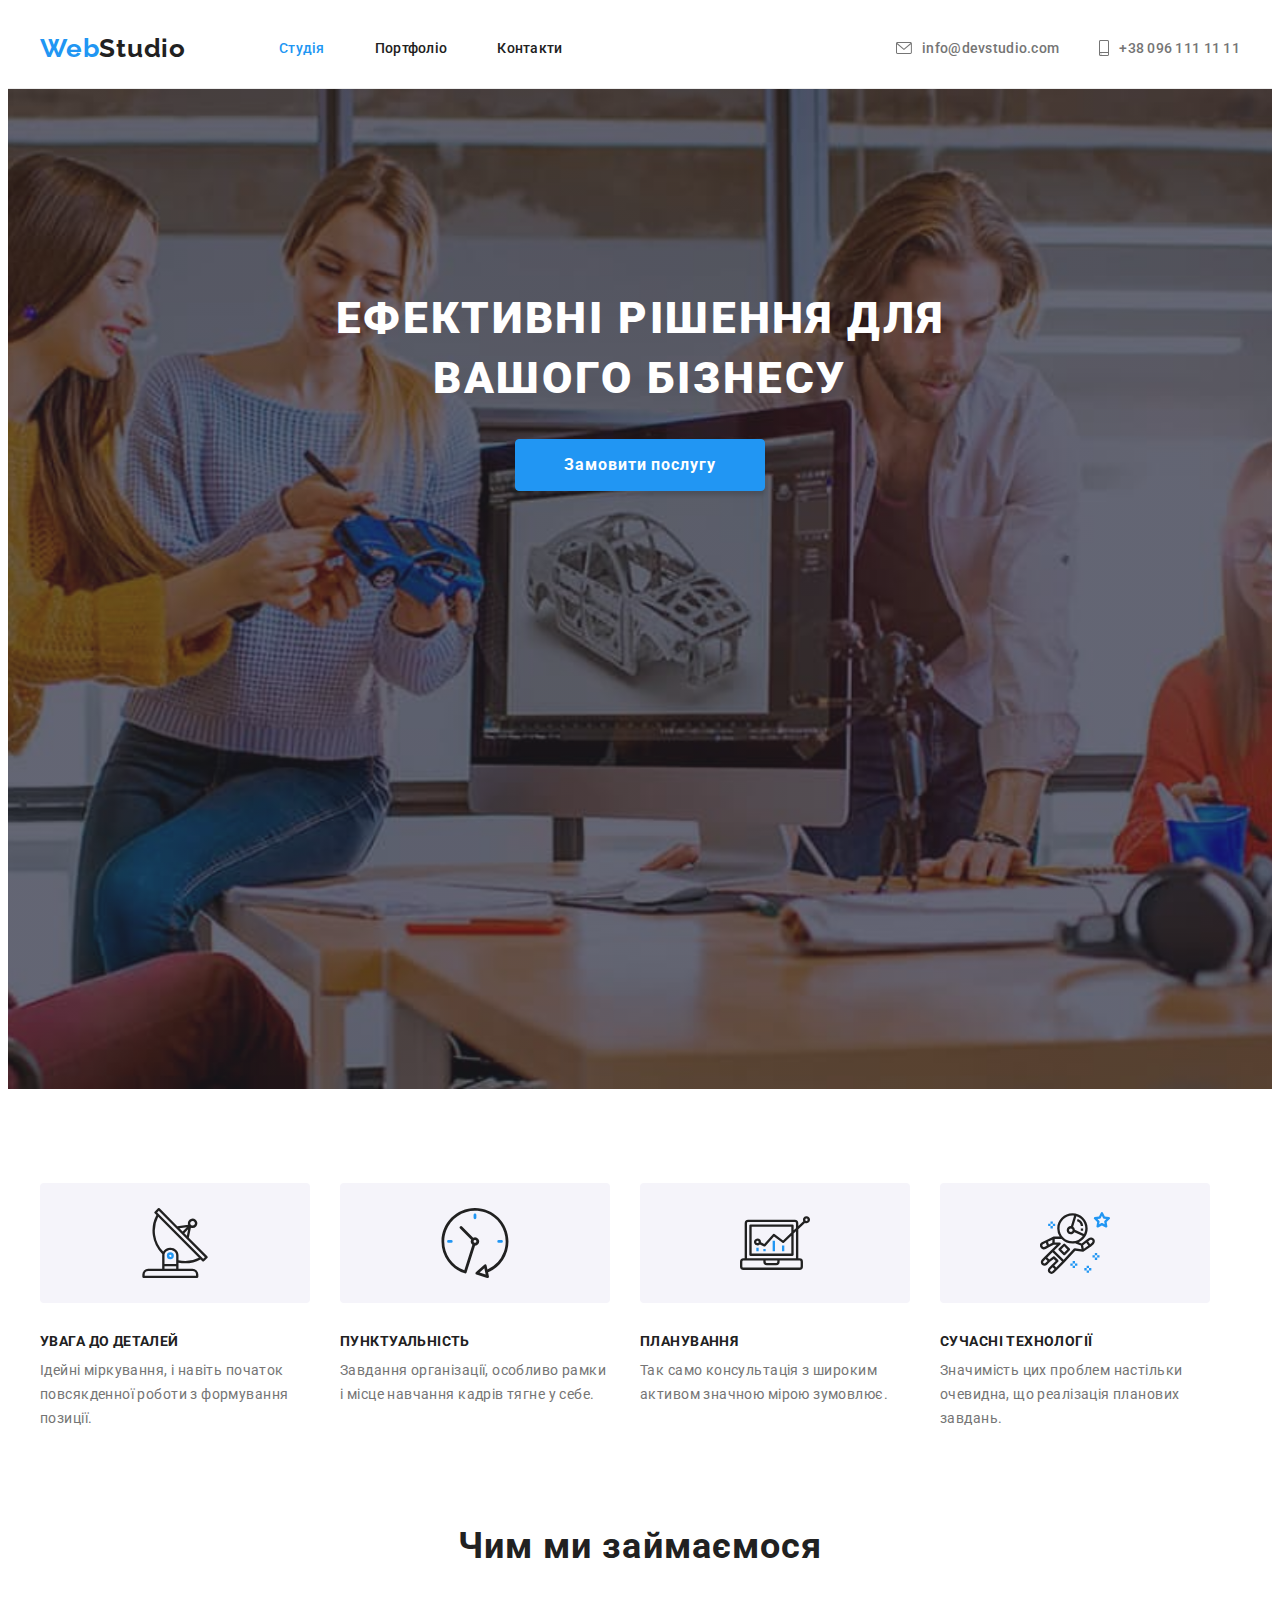
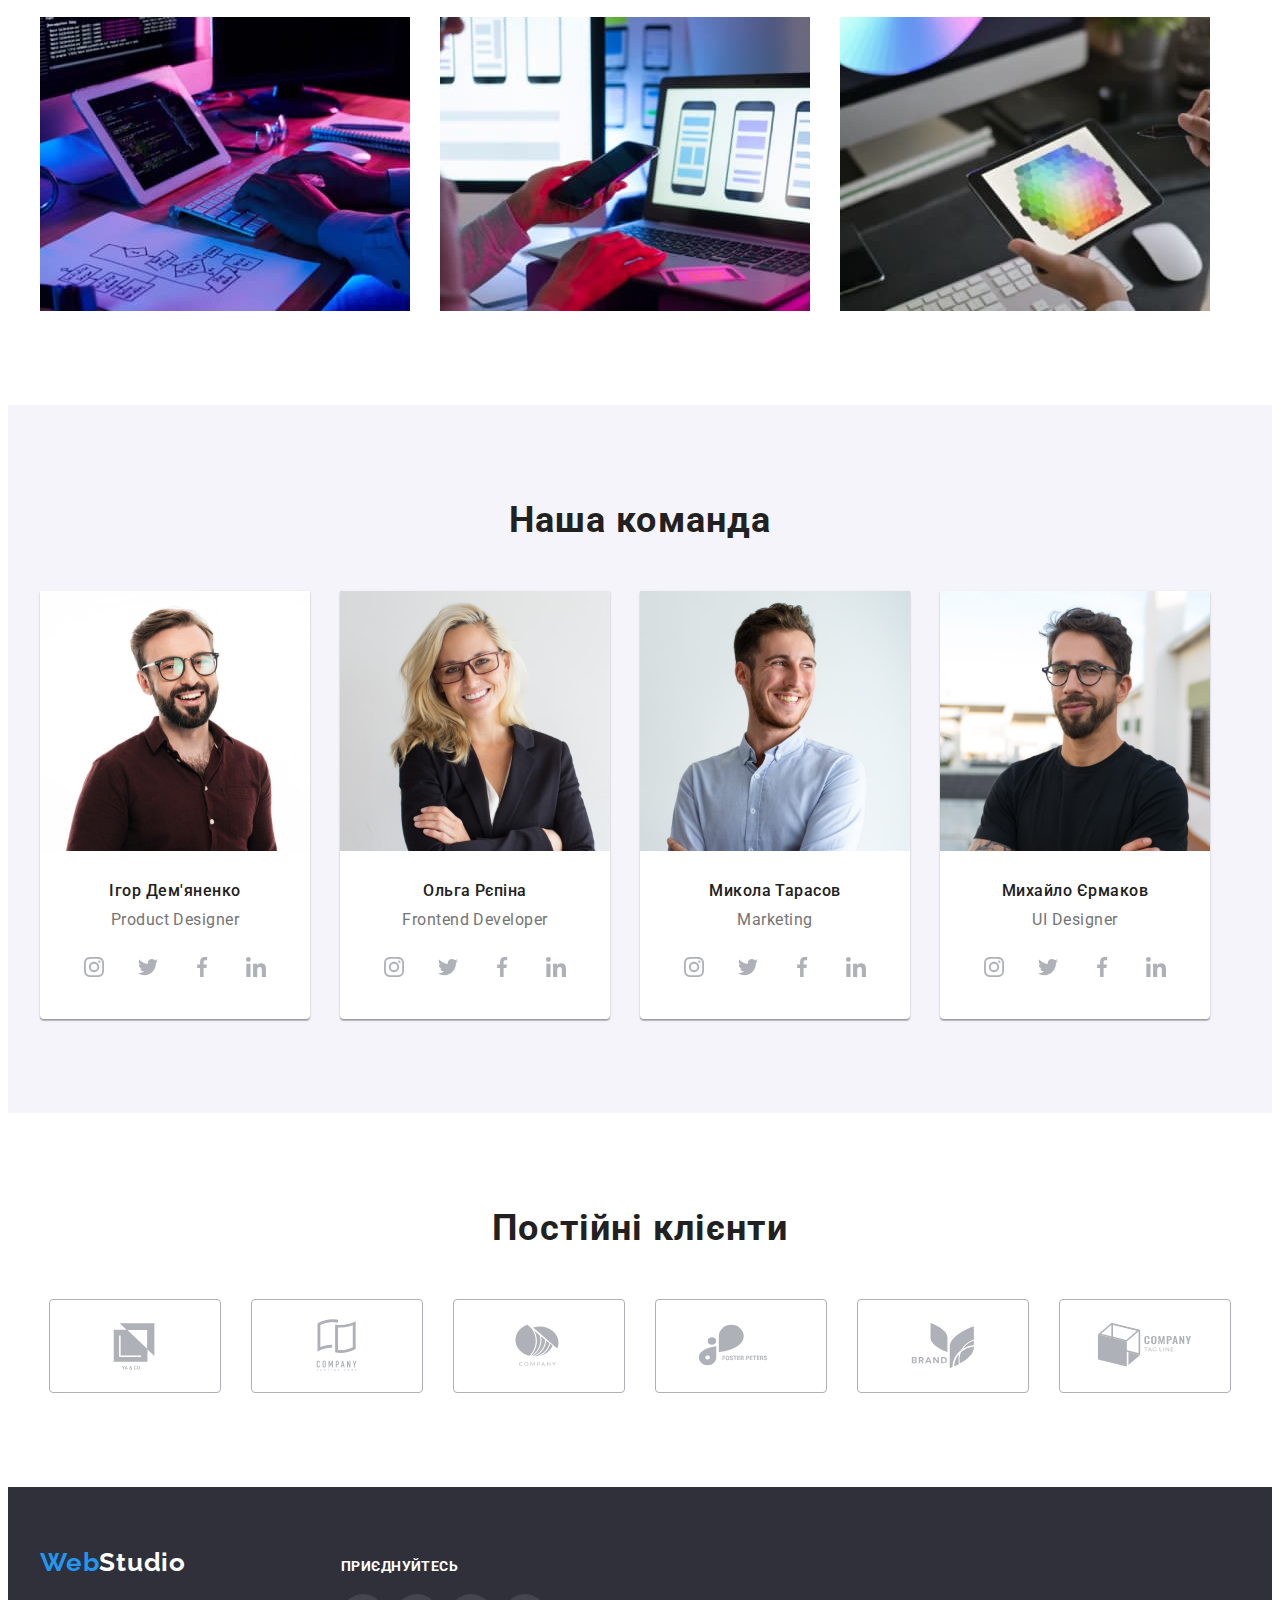
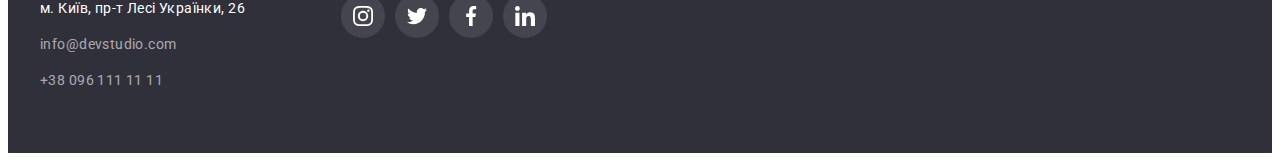
<file: index.html>
<!DOCTYPE html>
<html lang="uk">
  <head>
    <meta charset="UTF-8" />
    <meta name="viewport" content="width=device-width, initial-scale=1.0" />
    <title>Document</title>
    <link rel="preconnect" href="https://fonts.googleapis.com" />
    <link rel="preconnect" href="https://fonts.gstatic.com" crossorigin />
    <link
      href="https://fonts.googleapis.com/css2?family=Raleway:wght@700&family=Roboto:wght@400;500;700;900&display=swap"
      rel="stylesheet"
    />
    <link
      rel="stylesheet"
      href="https://cdnjs.cloudflare.com/ajax/libs/modern-normalize/2.0.0/modern-normalize.min.css"
      integrity="sha512-4xo8blKMVCiXpTaLzQSLSw3KFOVPWhm/TRtuPVc4WG6kUgjH6J03IBuG7JZPkcWMxJ5huwaBpOpnwYElP/m6wg=="
      crossorigin="anonymous"
      referrerpolicy="no-referrer"
    />
    <link rel="stylesheet" href="./css/styles.css" />
  </head>
  <body>
    <header class="header">
      <div class="container header-container">
        <a href="" class="logo" lang="en"
          >Web<span class="txt-black">Studio</span></a
        >
        <nav>
          <ul class="list navigation-list">
            <li class="navigation-item">
              <a class="link-nav link link-current" href="./index.html"
                >Студія</a
              >
            </li>
            <li class="navigation-item">
              <a class="link-nav link" href="./portfolio.html">Портфоліо</a>
            </li>
            <li class="navigation-item">
              <a class="link-nav link" href="">Контакти</a>
            </li>
          </ul>
        </nav>
        <ul class="list navigation-group">
          <li class="navigation-group-item">
            <a class="link-tel" href="mailto:info@devstudio.com">
              <svg class="navigation-icon" width="16" height="12">
                <use href="./images/sprite.svg#icon-envelope"></use>
              </svg>
              info@devstudio.com</a
            >
          </li>
          <li class="navigation-group-item">
            <a class="link-tel" href="tel:+380961111111">
              <svg class="navigation-icon" width="10" height="16">
                <use href="./images/sprite.svg#icon-smartphone"></use>
              </svg>
              +38 096 111 11 11</a
            >
          </li>
        </ul>
      </div>
    </header>
    <main>
      <section class="hero-section">
        <div class="hero-container">
          <h1 class="hero-title">ефективні рішення для вашого бізнесу</h1>
          <button class="btn-hero" type="button">Замовити послугу</button>
        </div>
      </section>
      <section class="peculiarities-section">
        <div class="container">
          <h2 hidden class="visually-hidden">Особливості</h2>
          <ul class="list peculiarities">
            <li class="peculiarities-item">
              <div class="peculiarities-box">            
                <svg class="peculiarities-icon" width="70" height="70">
                <use href="./images/sprite.svg#icon-antenna"></use>
              </svg>
              </div>
              <h3 class="subtitle">УВАГА ДО ДЕТАЛЕЙ</h3>
              <p class="text">
                Ідейні міркування, і навіть початок повсякденної роботи з
                формування позиції.
              </p>
            </li>
            <li class="peculiarities-item">
              <div class="peculiarities-box">
                <svg class="peculiarities-icon" width="70" height="70">
                <use href="./images/sprite.svg#icon-clock"></use>
              </svg>
              </div>
              <h3 class="subtitle">ПУНКТУАЛЬНІСТЬ</h3>
              <p class="text">
                Завдання організації, особливо рамки і місце навчання кадрів
                тягне у себе.
              </p>
            </li>
            <li class="peculiarities-item">
              <div class="peculiarities-box">
                <svg class="peculiarities-icon" width="70" height="70">
                <use href="./images/sprite.svg#icon-diagram"></use>
                </svg>
              </div>
              <h3 class="subtitle">ПЛАНУВАННЯ</h3>
              <p class="text">
                Так само консультація з широким активом значною мірою зумовлює.
              </p>
            </li>
            <li class="peculiarities-item">
              <div class="peculiarities-box">
                <svg class="peculiarities-icon" width="70" height="70">
                <use href="./images/sprite.svg#icon-astronaut"></use>
                </svg>
              </div>
              <h3 class="subtitle">СУЧАСНІ ТЕХНОЛОГІЇ</h3>
              <p class="text">
                Значимість цих проблем настільки очевидна, що реалізація
                планових завдань.
              </p>
            </li>
          </ul>
        </div>
      </section>
      <section class="work-section">
        <div class="container">
          <h2 class="title title-work">Чим ми займаємося</h2>
          <ul class="list list-work">
            <li class="work-item">
              <img
                src="./images/gallery-1.jpg"
                alt="галерея"
                width="370"
                height="294"
              />
            </li>
            <li class="work-item">
              <img
                src="./images/gallery-2.jpg"
                alt="галерея"
                width="370"
                height="294"
              />
            </li>
            <li class="work-item">
              <img
                src="./images/gallery-3.jpg"
                alt="галерея"
                width="370"
                height="294"
              />
            </li>
          </ul>
        </div>
      </section>
      <section class="our-team-section">
        <div class="container">
          <h2 class="title title-our-team">Наша команда</h2>
          <ul class="list list-our-team">
            <li class="our-team-item">
              <img
                src="./images/team-card-1.jpg"
                alt="наша команда"
                width="270"
                height="260"
              />
              <div class="box-our-team">
                <h3 class="subtitle-img">Ігор Дем'яненко</h3>
                <p class="text-img" lang="en">Product Designer</p>
                <ul class="social-list list">
                  <li class="social-item">
                    <a
                      class="social-link link"
                      href="https://www.instagram.com"
                      target="_blank"
                      rel="noopener noreferrer"
                      aria-label="іконка інстаграм"
                    >
                      <svg class="social-icon" width="20" height="20">
                        <use href="./images/sprite.svg#icon-instagram"></use>
                      </svg>
                    </a>
                  </li>
                  <li class="social-item">
                    <a
                      class="social-link link"
                      href="https://twitter.com"
                      target="_blank"
                      rel="noopener noreferrer"
                      aria-label="іконка твітер"
                    >
                      <svg class="social-icon" width="20" height="20">
                        <use href="./images/sprite.svg#icon-twitter"></use>
                      </svg>
                    </a>
                  </li>
                  <li class="social-item">
                    <a
                      class="social-link link"
                      href="https://www.facebook.com"
                      target="_blank"
                      rel="noopener noreferrer"
                      aria-label="іконка фейсбук"
                    >
                      <svg class="social-icon" width="20" height="20">
                        <use href="./images/sprite.svg#icon-facebook"></use>
                      </svg>
                    </a>
                  </li>
                  <li class="social-item">
                    <a
                      class="social-link link"
                      href="https://ua.linkedin.com"
                      target="_blank"
                      rel="noopener noreferrer"
                      aria-label="іконка лінкедін"
                    >
                      <svg class="social-icon" width="20" height="20">
                        <use href="./images/sprite.svg#icon-linkedin"></use>
                      </svg>
                    </a>
                  </li>
                </ul>
              </div>
            </li>
            <li class="our-team-item">
              <img
                src="./images/team-card-2.jpg"
                alt="наша команда"
                width="270"
                height="260"
              />
              <div class="box-our-team">
                <h3 class="subtitle-img">Ольга Рєпіна</h3>
                <p class="text-img" lang="en">Frontend Developer</p>
                <ul class="social-list list">
                  <li class="social-item">
                    <a
                      class="social-link link"
                      href="https://www.instagram.com"
                      target="_blank"
                      rel="noopener noreferrer"
                      aria-label="іконка інстаграм"
                    >
                      <svg class="social-icon" width="20" height="20">
                        <use href="./images/sprite.svg#icon-instagram"></use>
                      </svg>
                    </a>
                  </li>
                  <li class="social-item">
                    <a
                      class="social-link link"
                      href="https://twitter.com"
                      target="_blank"
                      rel="noopener noreferrer"
                      aria-label="іконка твітер"
                    >
                      <svg class="social-icon" width="20" height="20">
                        <use href="./images/sprite.svg#icon-twitter"></use>
                      </svg>
                    </a>
                  </li>
                  <li class="social-item">
                    <a
                      class="social-link link"
                      href="https://www.facebook.com"
                      target="_blank"
                      rel="noopener noreferrer"
                      aria-label="іконка фейсбук"
                    >
                      <svg class="social-icon" width="20" height="20">
                        <use href="./images/sprite.svg#icon-facebook"></use>
                      </svg>
                    </a>
                  </li>
                  <li class="social-item">
                    <a
                      class="social-link link"
                      href="https://ua.linkedin.com"
                      target="_blank"
                      rel="noopener noreferrer"
                      aria-label="іконка лінкедін"
                    >
                      <svg class="social-icon" width="20" height="20">
                        <use href="./images/sprite.svg#icon-linkedin"></use>
                      </svg>
                    </a>
                  </li>
                </ul>
              </div>
            </li>
            <li class="our-team-item">
              <img
                src="./images/team-card-3.jpg"
                alt="наша команда"
                width="270"
                height="260"
              />
              <div class="box-our-team">
                <h3 class="subtitle-img">Микола Тарасов</h3>
                <p class="text-img" lang="en">Marketing</p>
                <ul class="social-list list">
                  <li class="social-item">
                    <a
                      class="social-link link"
                      href="https://www.instagram.com"
                      target="_blank"
                      rel="noopener noreferrer"
                      aria-label="іконка інстаграм"
                    >
                      <svg class="social-icon" width="20" height="20">
                        <use href="./images/sprite.svg#icon-instagram"></use>
                      </svg>
                    </a>
                  </li>
                  <li class="social-item">
                    <a
                      class="social-link link"
                      href="https://twitter.com"
                      target="_blank"
                      rel="noopener noreferrer"
                      aria-label="іконка твітер"
                    >
                      <svg class="social-icon" width="20" height="20">
                        <use href="./images/sprite.svg#icon-twitter"></use>
                      </svg>
                    </a>
                  </li>
                  <li class="social-item">
                    <a
                      class="social-link link"
                      href="https://www.facebook.com"
                      target="_blank"
                      rel="noopener noreferrer"
                      aria-label="іконка фейсбук"
                    >
                      <svg class="social-icon" width="20" height="20">
                        <use href="./images/sprite.svg#icon-facebook"></use>
                      </svg>
                    </a>
                  </li>
                  <li class="social-item">
                    <a
                      class="social-link link"
                      href="https://ua.linkedin.com"
                      target="_blank"
                      rel="noopener noreferrer"
                      aria-label="іконка лінкедін"
                    >
                      <svg class="social-icon" width="20" height="20">
                        <use href="./images/sprite.svg#icon-linkedin"></use>
                      </svg>
                    </a>
                  </li>
                </ul>
              </div>
            </li>
            <li class="our-team-item">
              <img
                src="./images/team-card-4.jpg"
                alt="наша команда"
                width="270"
                height="260"
              />
              <div class="box-our-team">
                <h3 class="subtitle-img">Михайло Єрмаков</h3>
                <p class="text-img" lang="en">UI Designer</p>
                <ul class="social-list list">
                  <li class="social-item">
                    <a
                      class="social-link link"
                      href="https://www.instagram.com"
                      target="_blank"
                      rel="noopener noreferrer"
                      aria-label="іконка інстаграм"
                    >
                      <svg class="social-icon" width="20" height="20">
                        <use href="./images/sprite.svg#icon-instagram"></use>
                      </svg>
                    </a>
                  </li>
                  <li class="social-item">
                    <a
                      class="social-link link"
                      href="https://twitter.com"
                      target="_blank"
                      rel="noopener noreferrer"
                      aria-label="іконка твітер"
                    >
                      <svg class="social-icon" width="20" height="20">
                        <use href="./images/sprite.svg#icon-twitter"></use>
                      </svg>
                    </a>
                  </li>
                  <li class="social-item">
                    <a
                      class="social-link link"
                      href="https://www.facebook.com"
                      target="_blank"
                      rel="noopener noreferrer"
                      aria-label="іконка фейсбук"
                    >
                      <svg class="social-icon" width="20" height="20">
                        <use href="./images/sprite.svg#icon-facebook"></use>
                      </svg>
                    </a>
                  </li>
                  <li class="social-item">
                    <a
                      class="social-link link"
                      href="https://ua.linkedin.com"
                      target="_blank"
                      rel="noopener noreferrer"
                      aria-label="іконка лінкедін"
                    >
                      <svg class="social-icon" width="20" height="20">
                        <use href="./images/sprite.svg#icon-linkedin"></use>
                      </svg>
                    </a>
                  </li>
                </ul>
              </div>
            </li>
          </ul>
        </div>
      </section>
      <section class="clients">
        <div class="container">
          <h2 class="title title-clients">Постійні клієнти</h2>
          <ul class="list list-clients">
            <li class="clients-item">
              <a
                class="clients-link link"
                href=""
                target="_blank"
                rel="noopener noreferrer"
              >
                <svg class="clients-icon" width="106" height="60">
                  <use href="./images/sprite.svg#icon-client-1"></use>
                </svg>
              </a>
            </li>
            <li class="clients-item">
              <a
                class="clients-link link"
                href=""
                target="_blank"
                rel="noopener noreferrer"
              >
                <svg class="clients-icon" width="106" height="60">
                  <use href="./images/sprite.svg#icon-client-2"></use>
                </svg>
              </a>
            </li>
            <li class="clients-item">
              <a
                class="clients-link link"
                href=""
                target="_blank"
                rel="noopener noreferrer"
              >
                <svg class="clients-icon" width="106" height="60">
                  <use href="./images/sprite.svg#icon-client-3"></use>
                </svg>
              </a>
            </li>
            <li class="clients-item">
              <a
                class="clients-link link"
                href=""
                target="_blank"
                rel="noopener noreferrer"
              >
                <svg class="clients-icon" width="106" height="60">
                  <use href="./images/sprite.svg#icon-client-4"></use>
                </svg>
              </a>
            </li>
            <li class="clients-item">
              <a
                class="clients-link link"
                href=""
                target="_blank"
                rel="noopener noreferrer"
              >
                <svg class="clients-icon" width="106" height="60">
                  <use href="./images/sprite.svg#icon-client-5"></use>
                </svg>
              </a>
            </li>
            <li class="clients-item">
              <a
                class="clients-link link"
                href=""
                target="_blank"
                rel="noopener noreferrer"
              >
                <svg class="clients-icon" width="106" height="60">
                  <use href="./images/sprite.svg#icon-client-6"></use>
                </svg>
              </a>
            </li>
          </ul>
        </div>
      </section>
    </main>
    <footer class="bottom">
      <div class="end-container">
        <div class="footer-container">
        <a class="logo logo-footer" href="" lang="en"
          >Web<span class="txt-white">Studio</span></a
        >
        <address>
          <ul class="list footer-list">
            <li class="footer-item">
              <a
                class="link-footer"
                href="https://goo.gl/maps/NaW1mxKF8MjCK2XS7"
                target="_blank"
                rel="noopener noreferrer"
              >
                м. Київ, пр-т Лесі Українки, 26</a
              >
            </li>
            <li class="footer-item">
              <a
                class="link-footer link-contacts"
                href="mailto:info@devstudio.com"
                >info@devstudio.com</a
              >
            </li>
            <li class="footer-item">
              <a class="link-footer link-contacts" href="tel+380961111111"
                >+38 096 111 11 11</a
              >
            </li>
          </ul>
        </address>
      </div>
      <div class="footer-box">
        <p class="footer-text">ПРИЄДНУЙТЕСЬ</p>
        <ul class="footer-social-list list">
          <li class="footer-social-item">
            <a
              class="footer-social-link link"
              href="https://www.instagram.com"
              target="_blank"
              rel="noopener noreferrer"
              aria-label="іконка інстаграм"
            >
              <svg class="footer-social-icon" width="20" height="20">
                <use href="./images/sprite.svg#icon-instagram"></use></svg
            ></a>
          </li>
          <li class="footer-social-item">
            <a
              class="footer-social-link link"
              href="https://twitter.com"
              target="_blank"
              rel="noopener noreferrer"
              aria-label="іконка твітер"
            >
              <svg class="footer-social-icon" width="20" height="20">
                <use href="./images/sprite.svg#icon-twitter"></use></svg
            ></a>
          </li>
          <li class="footer-social-item">
            <a
              class="footer-social-link link"
              href="https://www.facebook.com"
              target="_blank"
              rel="noopener noreferrer"
              aria-label="іконка фейсбук"
            >
              <svg class="footer-social-icon" width="20" height="20">
                <use href="./images/sprite.svg#icon-facebook"></use>
              </svg>
            </a>
          </li>
          <li class="footer-social-item">
            <a
              class="footer-social-link link"
              href="https://ua.linkedin.com"
              target="_blank"
              rel="noopener noreferrer"
              aria-label="іконка лінкедін"
            >
              <svg class="footer-social-icon" width="20" height="20">
                <use href="./images/sprite.svg#icon-linkedin"></use>
              </svg>
            </a>
          </li>
      </div>
    </div>
    </footer>
  </body>
</html>
</file>
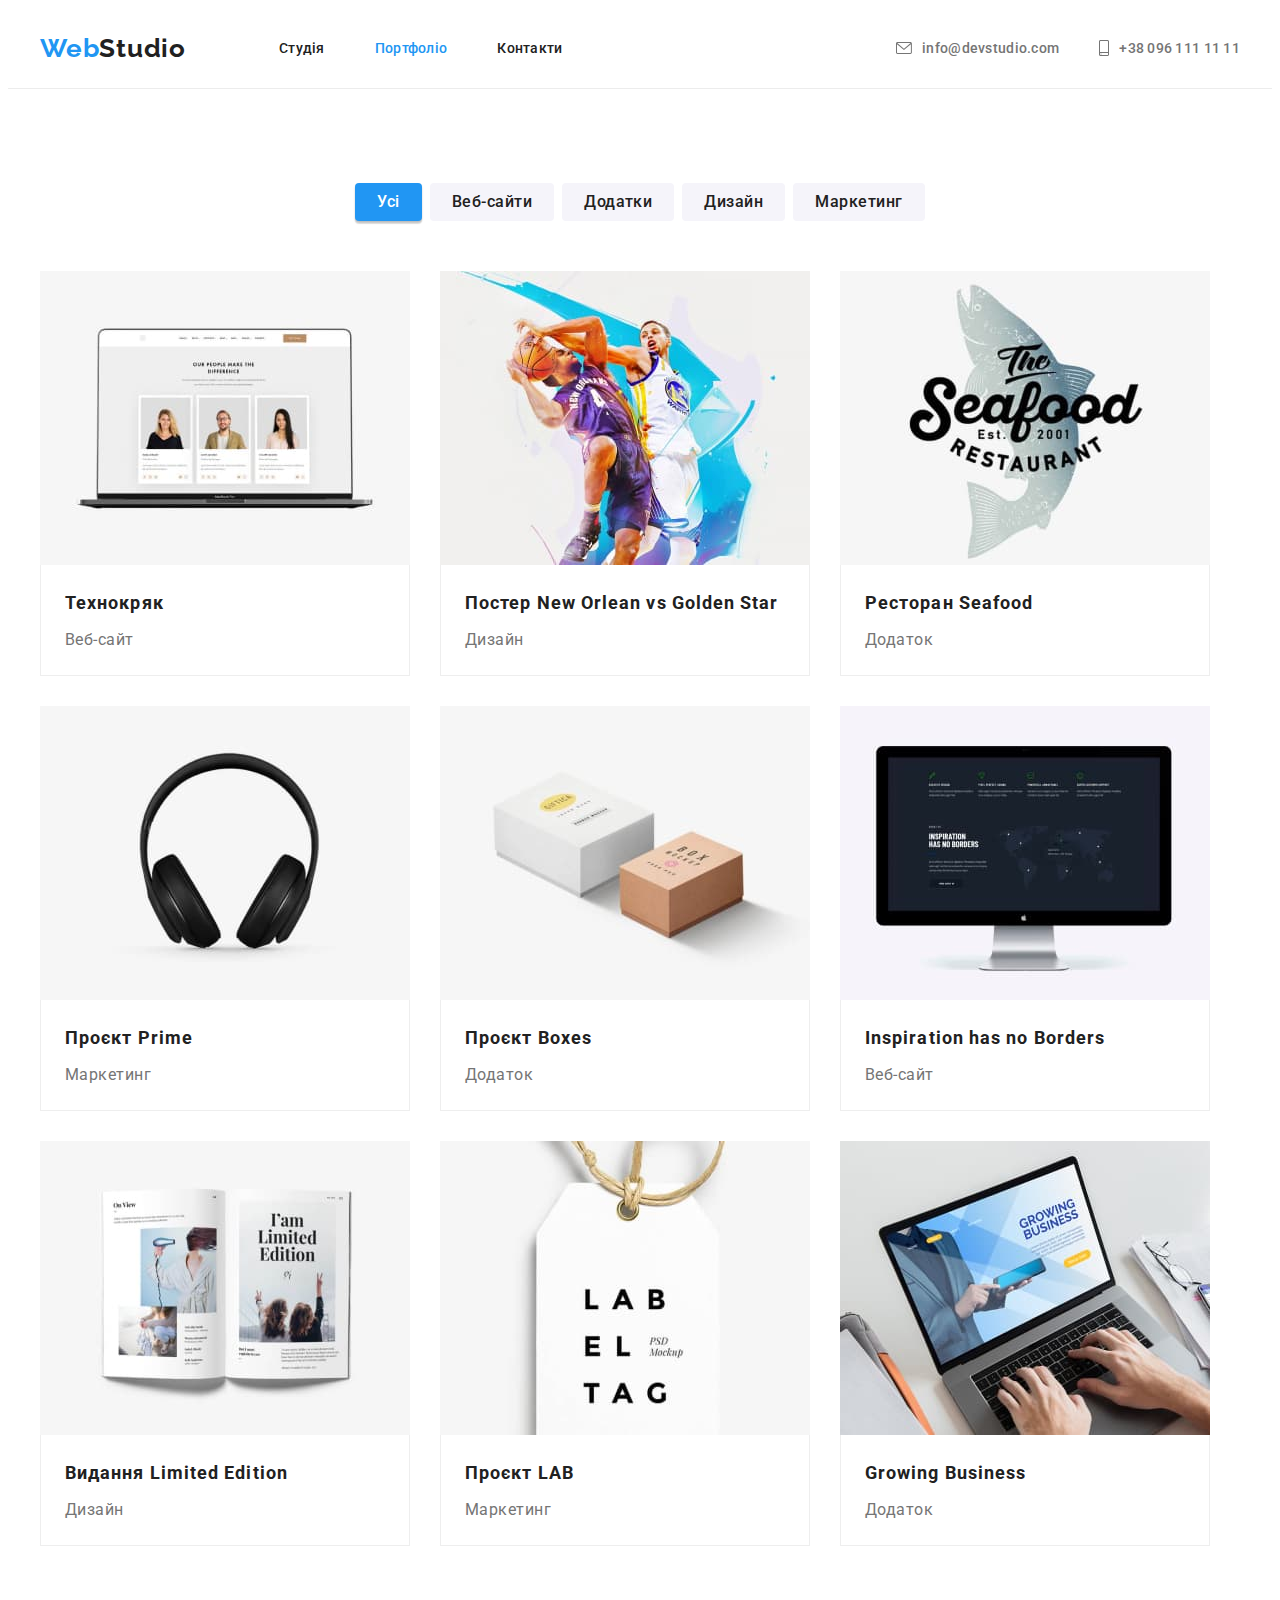
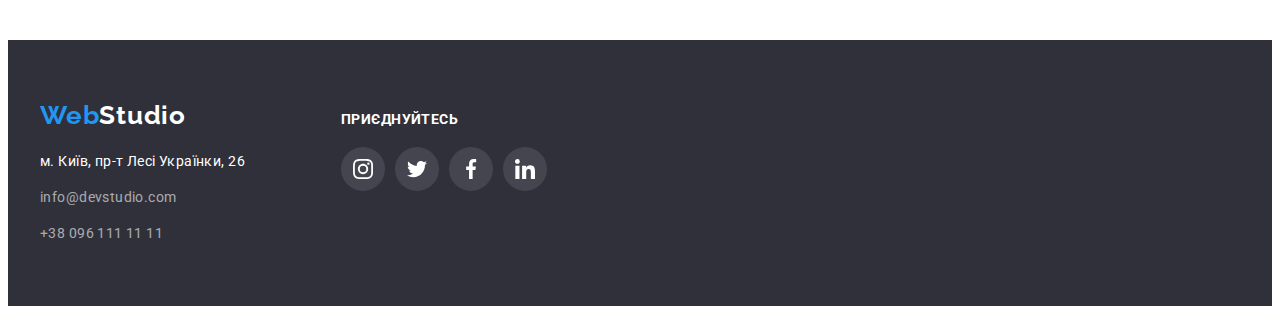
<file: portfolio.html>
<!DOCTYPE html>
<html lang="uk">
  <head>
    <meta charset="UTF-8" />
    <meta name="viewport" content="width=device-width, initial-scale=1.0" />
    <title>Document</title>
    <link rel="preconnect" href="https://fonts.googleapis.com" />
    <link rel="preconnect" href="https://fonts.gstatic.com" crossorigin />
    <link
      href="https://fonts.googleapis.com/css2?family=Raleway:wght@700&family=Roboto:wght@400;500;700;900&display=swap"
      rel="stylesheet"
    />
    <link
      rel="stylesheet"
      href="https://cdnjs.cloudflare.com/ajax/libs/modern-normalize/2.0.0/modern-normalize.min.css"
      integrity="sha512-4xo8blKMVCiXpTaLzQSLSw3KFOVPWhm/TRtuPVc4WG6kUgjH6J03IBuG7JZPkcWMxJ5huwaBpOpnwYElP/m6wg=="
      crossorigin="anonymous"
      referrerpolicy="no-referrer"
    />
    <link rel="stylesheet" href="./css/styles.css" />
  </head>
  <body>
    <header class="header">
      <div class="container header-container">
        <a href="" class="logo" lang="en"
          >Web<span class="txt-black">Studio</span></a
        >
        <nav>
          <ul class="list navigation-list">
            <li class="navigation-item">
              <a class="link-nav link" href="./index.html">Студія</a>
            </li>
            <li class="navigation-item">
              <a class="link-nav link link-current" href="./portfolio.html"
                >Портфоліо</a
              >
            </li>
            <li class="navigation-item">
              <a class="link-nav link" href="">Контакти</a>
            </li>
          </ul>
        </nav>
        <ul class="list navigation-group">
          <li class="navigation-group-item">
            <a class="link-tel" href="mailto:info@devstudio.com">
              <svg class="navigation-icon" width="16" height="12">
                <use href="./images/sprite.svg#icon-envelope"></use></svg
              >info@devstudio.com</a
            >
          </li>
          <li class="navigation-group-item">
            <a class="link-tel" href="tel:+380961111111">
              <svg class="navigation-icon" width="10" height="16">
                <use href="./images/sprite.svg#icon-smartphone"></use></svg
              >+38 096 111 11 11</a
            >
          </li>
        </ul>
      </div>
    </header>
    <main>
      <section class="portfolio">
        <div class="container">
          <ul class="list list-button">
            <li class="item">
              <button class="btn btn-current" type="button">Усі</button>
            </li>
            <li class="item">
              <button class="btn" type="button">Веб-сайти</button>
            </li>
            <li class="item">
              <button class="btn" type="button">Додатки</button>
            </li>
            <li class="item">
              <button class="btn" type="button">Дизайн</button>
            </li>
            <li class="item">
              <button class="btn" type="button">Маркетинг</button>
            </li>
          </ul>
          <h1 class="visually-hidden" hidden>Portfolio</h1>
          <ul class="list list-portfolio">
            <li class="item-portfolio">
              <a
                class="link-portfolio"
                href=""
                target="_blank"
                rel="noopener noreferrer"
              >
                <img
                  src="./images/portfolio-1.jpg"
                  alt="співробітники компанії"
                  width="370"
                />
                <div class="box-portfolio">
                  <h2 class="title-portfolio">Технокряк</h2>
                  <p class="text-portfolio">Веб-сайт</p>
                </div>
              </a>
            </li>
            <li class="item-portfolio">
              <a
                class="link-portfolio"
                href=""
                target="_blank"
                rel="noopener noreferrer"
              >
                <img
                  src="./images/portfolio-2.jpg"
                  alt="два чоловики грають в баскетбол"
                  width="370"
                />
                <div class="box-portfolio">
                  <h2 class="title-portfolio">
                    Постер New Orlean vs Golden Star
                  </h2>
                  <p class="text-portfolio">Дизайн</p>
                </div>
              </a>
            </li>
            <li class="item-portfolio">
              <a
                class="link-portfolio"
                href=""
                target="_blank"
                rel="noopener noreferrer"
              >
                <img
                  src="./images/portfolio-3.jpg"
                  alt="лого ресторану Seafood"
                  width="370"
                />
                <div class="box-portfolio">
                  <h2 class="title-portfolio">Ресторан Seafood</h2>
                  <p class="text-portfolio">Додаток</p>
                </div>
              </a>
            </li>
            <li class="item-portfolio">
              <a
                class="link-portfolio"
                href=""
                target="_blank"
                rel="noopener noreferrer"
              >
                <img
                  src="./images/portfolio-4.jpg"
                  alt="навушники"
                  width="370"
                />
                <div class="box-portfolio">
                  <h2 class="title-portfolio">Проєкт Prime</h2>
                  <p class="text-portfolio">Маркетинг</p>
                </div>
              </a>
            </li>
            <li class="item-portfolio">
              <a
                class="link-portfolio"
                href=""
                target="_blank"
                rel="noopener noreferrer"
              >
                <img
                  src="./images/portfolio-5.jpg"
                  alt="дві коробки"
                  width="370"
                />
                <div class="box-portfolio">
                  <h2 class="title-portfolio">Проєкт Boxes</h2>
                  <p class="text-portfolio">Додаток</p>
                </div>
              </a>
            </li>
            <li class="item-portfolio">
              <a
                class="link-portfolio"
                href=""
                target="_blank"
                rel="noopener noreferrer"
              >
                <img src="./images/portfolio-6.jpg" alt="монітор" width="370" />
                <div class="box-portfolio">
                  <h2 class="title-portfolio">Inspiration has no Borders</h2>
                  <p class="text-portfolio">Веб-сайт</p>
                </div>
              </a>
            </li>
            <li class="item-portfolio">
              <a
                class="link-portfolio"
                href=""
                target="_blank"
                rel="noopener noreferrer"
              >
                <img
                  src="./images/portfolio-7.jpg"
                  alt="розкрита книга"
                  width="370"
                />
                <div class="box-portfolio">
                  <h2 class="title-portfolio">Видання Limited Edition</h2>
                  <p class="text-portfolio">Дизайн</p>
                </div>
              </a>
            </li>
            <li class="item-portfolio">
              <a
                class="link-portfolio"
                href=""
                target="_blank"
                rel="noopener noreferrer"
              >
                <img src="./images/portfolio-8.jpg" alt="ярлик" width="370" />
                <div class="box-portfolio">
                  <h2 class="title-portfolio">Проєкт LAB</h2>
                  <p class="text-portfolio">Маркетинг</p>
                </div>
              </a>
            </li>
            <li class="item-portfolio">
              <a
                class="link-portfolio"
                href=""
                target="_blank"
                rel="noopener noreferrer"
              >
                <img
                  src="./images/portfolio-9.jpg"
                  alt="хлопець працює на ноутбуці"
                  width="370"
                />
                <div class="box-portfolio">
                  <h2 class="title-portfolio">Growing Business</h2>
                  <p class="text-portfolio">Додаток</p>
                </div>
              </a>
            </li>
          </ul>
        </div>
      </section>
    </main>
    <footer class="bottom">
      <div class="end-container">
        <div class="footer-container">
          <a class="logo logo-footer" href="" lang="en"
            >Web<span class="txt-white">Studio</span></a
          >
          <address>
            <ul class="list footer-list">
              <li class="footer-item">
                <a
                  class="link-footer"
                  href="https://goo.gl/maps/NaW1mxKF8MjCK2XS7"
                  target="_blank"
                  rel="noopener noreferrer"
                >
                  м. Київ, пр-т Лесі Українки, 26</a
                >
              </li>
              <li class="footer-item">
                <a
                  class="link-footer link-contacts"
                  href="mailto:info@devstudio.com"
                  >info@devstudio.com</a
                >
              </li>
              <li class="footer-item">
                <a class="link-footer link-contacts" href="tel:+380961111111"
                  >+38 096 111 11 11</a
                >
              </li>
            </ul>
          </address>
        </div>
        <div class="footer-box">
          <p class="footer-text">ПРИЄДНУЙТЕСЬ</p>
          <ul class="footer-social-list list">
            <li class="footer-social-item">
              <a
                class="footer-social-link link"
                href="https://www.instagram.com"
                target="_blank"
                rel="noopener noreferrer"
                aria-label="іконка інстаграм"
              >
                <svg class="footer-social-icon" width="20" height="20">
                  <use href="./images/sprite.svg#icon-instagram"></use></svg
              ></a>
            </li>
            <li class="footer-social-item">
              <a
                class="footer-social-link link"
                href="https://twitter.com"
                target="_blank"
                rel="noopener noreferrer"
                aria-label="іконка твітер"
              >
                <svg class="footer-social-icon" width="20" height="20">
                  <use href="./images/sprite.svg#icon-twitter"></use></svg
              ></a>
            </li>
            <li class="footer-social-item">
              <a
                class="footer-social-link link"
                href="https://www.facebook.com"
                target="_blank"
                rel="noopener noreferrer"
                aria-label="іконка фейсбук"
              >
                <svg class="footer-social-icon" width="20" height="20">
                  <use href="./images/sprite.svg#icon-facebook"></use>
                </svg>
              </a>
            </li>
            <li class="footer-social-item">
              <a
                class="footer-social-link link"
                href="https://ua.linkedin.com"
                target="_blank"
                rel="noopener noreferrer"
                aria-label="іконка лінкедін"
              >
                <svg class="footer-social-icon" width="20" height="20">
                  <use href="./images/sprite.svg#icon-linkedin"></use>
                </svg>
              </a>
            </li>
          </ul>
        </div>
      </div>
    </footer>
  </body>
</html>
</file>
<file: css/styles.css>
:root {
    --main-font:Roboto, sans-serif;
    --secondary-font:Raleway, sans-serif;
    --main-text-cl: #757575;
    --secondary-text-cl: #212121;
    --complementary-text-cl:#FFFFFF;
    --accent-cl:#2196F3;
    --icon-cl: #AFB1B8;
    --main-bg: #FFF;
    --secondary-bg:#2F303A;
    --accent-bg:#F5F4FA;
    --hero-bg:#C4C4C4;
    --button-bg:#2196F3;
}
body {
font-family: var(--main-font);
font-style: normal;
color: var(--main-text-cl);
background-color: var(--main-bg);
}
.container {
width: 1200px;
padding: 0 15px;
margin: 0 auto;
}
h1,h2,h3,h4,h5,h6,ul,p {
margin: 0;
padding: 0;
}
img {
display: block;
}
.header {
border-bottom: 1px solid #ECECEC;
}
.header-container{
display: flex;
align-items: center;
}
.logo {
font-family: var(--secondary-font);
font-size: 26px;
font-weight: 700;
line-height: normal;
letter-spacing: 0.78px;
color: var(--accent-cl);
text-decoration: none;
margin-right: 93px; 
}
.txt-black {
color: var(--secondary-text-cl);
}
.navigation-list {
display: flex;
align-items: center;
}
.navigation-item {
display: block;
margin-right: 50px;
}
.navigation-item:last-child {
margin-right: 0;
}
.list {
list-style: none;
}
.list .link {
color: var(--secondary-text-cl);
font-family: inherit;
font-size: 14px;
font-weight: 500;
line-height: normal;
letter-spacing: 0.28px;  
text-decoration: none;
}
.link-nav {
display: block;
}
.list .link:hover,
.list .link:focus {
color: var(--accent-cl);
}
.navigation-group {
display: flex;
align-items: center;
margin-left: auto;
}
.navigation-list {
display: flex;
padding-top: 32px;
padding-bottom: 32px;
}
.navigation-group-item {
display: flex; 
align-items: center;
margin-right: 0;
margin-left: 40px; 
} 
.navigation-group-item:first-child {
margin-left: 0; 
}    
.navigation-icon {
margin-right: 10px;
fill: currentColor;
}
.list .link-tel {
display: flex;
align-items: center;
padding-top: 32px;
padding-bottom: 32px;
color: var(--main-text-cl);
font-family: inherit;
font-size: 14px;
font-weight: 500;
line-height: normal;
letter-spacing: 0.28px;  
text-decoration: none;
}
.link-tel:hover,
.link-tel:focus {
color: var(--accent-cl);
}
.list .link-current {
color: var(--accent-cl);
font-family: inherit;
font-size: 14px;
font-weight: 500;
line-height: normal;
letter-spacing: 0.28px;
}
.hero-container {
max-width: 1600px;
height: 600px;
background-image: linear-gradient(to right, rgba(47, 48, 58, 0.40), rgba(47, 48, 58, 0.40)), url(../images/overlay.jpg);
background-size: cover;
background-repeat: no-repeat;
background-position: center;
background-color: var(--hero-bg);
text-align: center;
padding-top: 200px;
padding-bottom: 200px;
margin-left: auto;
margin-right: auto;
} 
.hero-title {
width: 696px;
color: var(--complementary-text-cl);
font-size: 44px;
font-weight: 900;
line-height: 1.36; /* 136.364% */
letter-spacing: 2.64px;
text-align: center;
text-transform: uppercase;
margin-left: auto;
margin-right: auto;
margin-bottom: 30px;
}
.btn-hero {
display: inline-block;
box-sizing: content-box;
box-shadow: 0px 4px 4px 0px rgba(0, 0, 0, 0.15);
width: 200px;
border: 1px solid var(--button-bg);
border-radius: 4px;
padding-top: 10px;
padding-right: 24px;
padding-bottom: 10px;
padding-left: 24px;
color: var(--complementary-text-cl);
background-color: var(--button-bg);
font-family: inherit;
text-align: center;
font-size: 16px;
font-weight: 700;
line-height: 1.88; /* 187.5% */    
letter-spacing: 0.96px;
cursor: pointer;
}
.peculiarities-section {
padding-top: 94px;
padding-bottom: 94px;
}
.visually-hidden {
position: absolute;
width: 1px;
height: 1px;
margin: -1px;
border: 0;
padding: 0;
white-space: nowrap;
clip-path: inset(100%);
clip: rect(0 0 0 0);
overflow: hidden;
}
.title {
color: var(--secondary-text-cl);
text-align: center;
font-size: 36px;
font-weight: 700;
line-height: normal;
letter-spacing: 1.08px;   
}
.peculiarities {
display:flex;
flex-direction: row;
}
.peculiarities>.peculiarities-item {
width: 270px;
margin-right: 30px;
}
.peculiarities-item:last-child {
margin-right: 0;
}
.peculiarities-box {
display:flex;
justify-content: center;
align-items: center;
width: 270px;
height: 120px;
background-color: var(--accent-bg);
border-radius: 4px;
margin-bottom: 30px;
}
.peculiarities-item>.subtitle {
margin-bottom: 10px;
color: var(--secondary-text-cl);
font-size: 14px;
font-weight: 700;
line-height: normal;
letter-spacing: 0.42px;
text-transform: uppercase;
}
.peculiarities-item>.text {
font-size: 14px;
line-height: 1.71; /* 171.429% */
letter-spacing: 0.42px;
}
.work-section {
padding-bottom: 94px;
}
.title-work {
margin-bottom: 50px;
}
.list-work {
display: flex;
flex-wrap: wrap;
}
.list-work>.work-item {
flex-basis: calc(100%/3 - 30px);
margin-right: 30px;
}
.work-item:last-child {
margin-right: 0;
}
.our-team-section {
padding-top: 94px;
padding-bottom: 94px;
background-color: var(--accent-bg);
}
.title-our-team {
margin-bottom: 50px;
}
.list-our-team {
display: flex;
flex-wrap: wrap;
}
.list-our-team>.our-team-item {
margin-right: 30px;
border-bottom-left-radius: 4px;
border-bottom-right-radius: 4px;
box-shadow: 0px 2px 1px 0px rgba(0, 0, 0, 0.20), 0px 1px 1px 0px rgba(0, 0, 0, 0.14), 0px 1px 3px 0px rgba(0, 0, 0, 0.12);
background-color: var(--main-bg);
}
.our-team-item:last-child {
margin-right: 0;
}
.box-our-team {
padding-top: 30px;
padding-bottom: 30px;
}
.subtitle-img {
margin-bottom: 10px;
color: var(--secondary-text-cl);
text-align: center;
font-size: 16px;
font-weight: 500;
line-height: normal;
letter-spacing: 0.48px;
}
.text-img {
text-align: center;
font-size: 16px;
line-height: normal;
letter-spacing: 0.48px;  
margin-bottom: 16px;  
}
.social-list {
display: flex;
justify-content: center;
align-items: center;
}
.social-link {
display: flex;
justify-content: center;
align-items: center; 
width: 44px;
height: 44px;
border-radius: 50%;
}
.social-item:not(:last-child) {
margin-right: 10px;
}
.social-icon {
fill: var(--icon-cl);
}
.social-link:hover .social-icon,
.social-link:focus .social-icon {
background-color: var(--accent-cl);
fill: var(--complementary-text-cl)
}
.social-link:hover,
.social-link:focus {
background-color: var(--accent-cl)
}
.clients {
padding-top: 94px;
padding-bottom: 94px;
}
.list-clients {
display: flex;
justify-content: center;
align-items: center;
}
.title-clients {
margin-bottom: 50px;
}
.clients-item:not(:last-child) {
margin-right: 30px;
}
.clients-link {
display: flex;
justify-content: center;
align-items: center;
width: 170px;
height: 92px;
border: 1px solid var(--icon-cl);
border-radius: 4px;
}
.clients-icon {
fill: var(--icon-cl);
}
.clients-link:hover .clients-icon,
.clients-link:focus .clients-icon {
fill: var(--accent-cl);
}
.clients-link:hover,
.clients-link:focus {
border: 1px solid var(--accent-cl);
}
.bottom {
background-color: var(--secondary-bg); 
padding-top: 60px;
padding-bottom: 60px;
}
.end-container {
width: 1200px;
padding: 0 15px;
margin: 0 auto;
display: flex;
align-items: baseline;
}
.footer-container {
display: flex;
flex-direction: column;
width: 231px;
margin-right: 70px;
}
.logo-footer {
margin-bottom: 20px;
}
.footer-list>.footer-item {
margin-bottom: 12px;
}
.footer-item:last-child {
margin-bottom: 0px;
}
.footer-item {
width: 231px;
}
.txt-white {
color: var(--complementary-text-cl);
}
.list .link-footer {
color: var(--complementary-text-cl);
font-family: inherit;
font-style: normal;
font-size: 14px;
font-weight: 400;
line-height: 1.71; /* 171.429% */
letter-spacing: 0.42px;
text-decoration: none;
}
.link-footer:hover,
.link-footer:focus {
color: var(--accent-cl);
}
.list .link-contacts {
color: rgba(255, 255, 255, 0.60);
}
.link-contacts:hover,
.link-contacts:focus {
color: var(--accent-cl);
}
.footer-box {
display: inline-block;
width: 206px;
height: 80px;
margin-left: 0;
}
.footer-social-list {
display: flex;
justify-content: center;
align-items: center; 
}
.footer-text {
font-family: inherit;
font-size: 14px;
font-style: normal;
font-weight: 700;
line-height: normal;
letter-spacing: 0.42px;
color: var(--complementary-text-cl);
margin-bottom: 20px;
}
.footer-social-item:not(:last-child) {
margin-right: 10px;
}
.footer-social-link {
display: flex;
justify-content: center;
align-items: center;
width: 44px;
height: 44px;
background-color: rgba(255, 255, 255, 0.10);
border-radius: 50%;
}
.footer-social-icon {
fill: var(--main-bg);
}
.footer-social-link:hover,
.footer-social-link:focus {
background-color: var(--accent-cl);
}
.portfolio {
padding-top: 94px;
padding-bottom: 94px;
}
.portfolio .list-button {
display: flex;
align-items: center;
justify-content: center;
}
.portfolio .item {
margin-right: 8px;
}
.portfolio .item:last-child {
margin-right: 0;
}
.list-button {
margin-bottom: 50px;
}
.btn {
padding: 6px 22px;
border: none;
border-radius: 4px;
color: var(--secondary-text-cl);
background-color: var(--accent-bg);
text-align: center; 
font-family: inherit;
font-size: 16px;
font-style: normal; 
font-weight: 500;
line-height: 1.63; /* 162.5% */
letter-spacing: 0.48px;
border: none;
cursor: pointer;
}
.btn-current {
color: var(--complementary-text-cl);
background-color: var(--button-bg);
border: none;
box-shadow: 0px 2px 2px 0px rgba(0, 0, 0, 0.12), 0px 1px 2px 0px rgba(0, 0, 0, 0.08), 0px 3px 1px 0px rgba(0, 0, 0, 0.10);
cursor: pointer;
}
.btn:hover,
.btn:focus {
color: var(--complementary-text-cl);
background-color: var(--button-bg);
box-shadow: 0px 2px 2px 0px rgba(0, 0, 0, 0.12), 0px 1px 2px 0px rgba(0, 0, 0, 0.08), 0px 3px 1px 0px rgba(0, 0, 0, 0.10);
}
.list-portfolio {
display: flex;
flex-direction: row;
align-items: center;
flex-wrap: wrap;
gap: 30px;
}
.link-portfolio {
display: block;
font-family: inherit;
font-style: normal;
text-decoration: none;
}
.title-portfolio {
margin-bottom: 4px;
color: var(--secondary-text-cl);
font-size: 18px;
font-weight: 700;
line-height: 2.00; /* 200% */
letter-spacing: 1.08px;
}
.text-portfolio {
color: var(--main-text-cl);
font-size: 16px;
line-height: 1.88; /* 187.5% */
letter-spacing: 0.48px;
}
.box-portfolio {
padding-top: 20px;
padding-left: 24px;
padding-bottom: 20px;
padding-right: 24px;
border-right: 1px solid #EEE;
border-bottom: 1px solid #EEE;
border-left: 1px solid #EEE;
}
.link-portfolio:hover,
.link-portfolio:focus {
box-shadow: 1px 4px 6px 0px rgba(0, 0, 0, 0.16), 0px 4px 4px 0px rgba(0, 0, 0, 0.06), 0px 1px 1px 0px rgba(0, 0, 0, 0.12);
}
</file>
